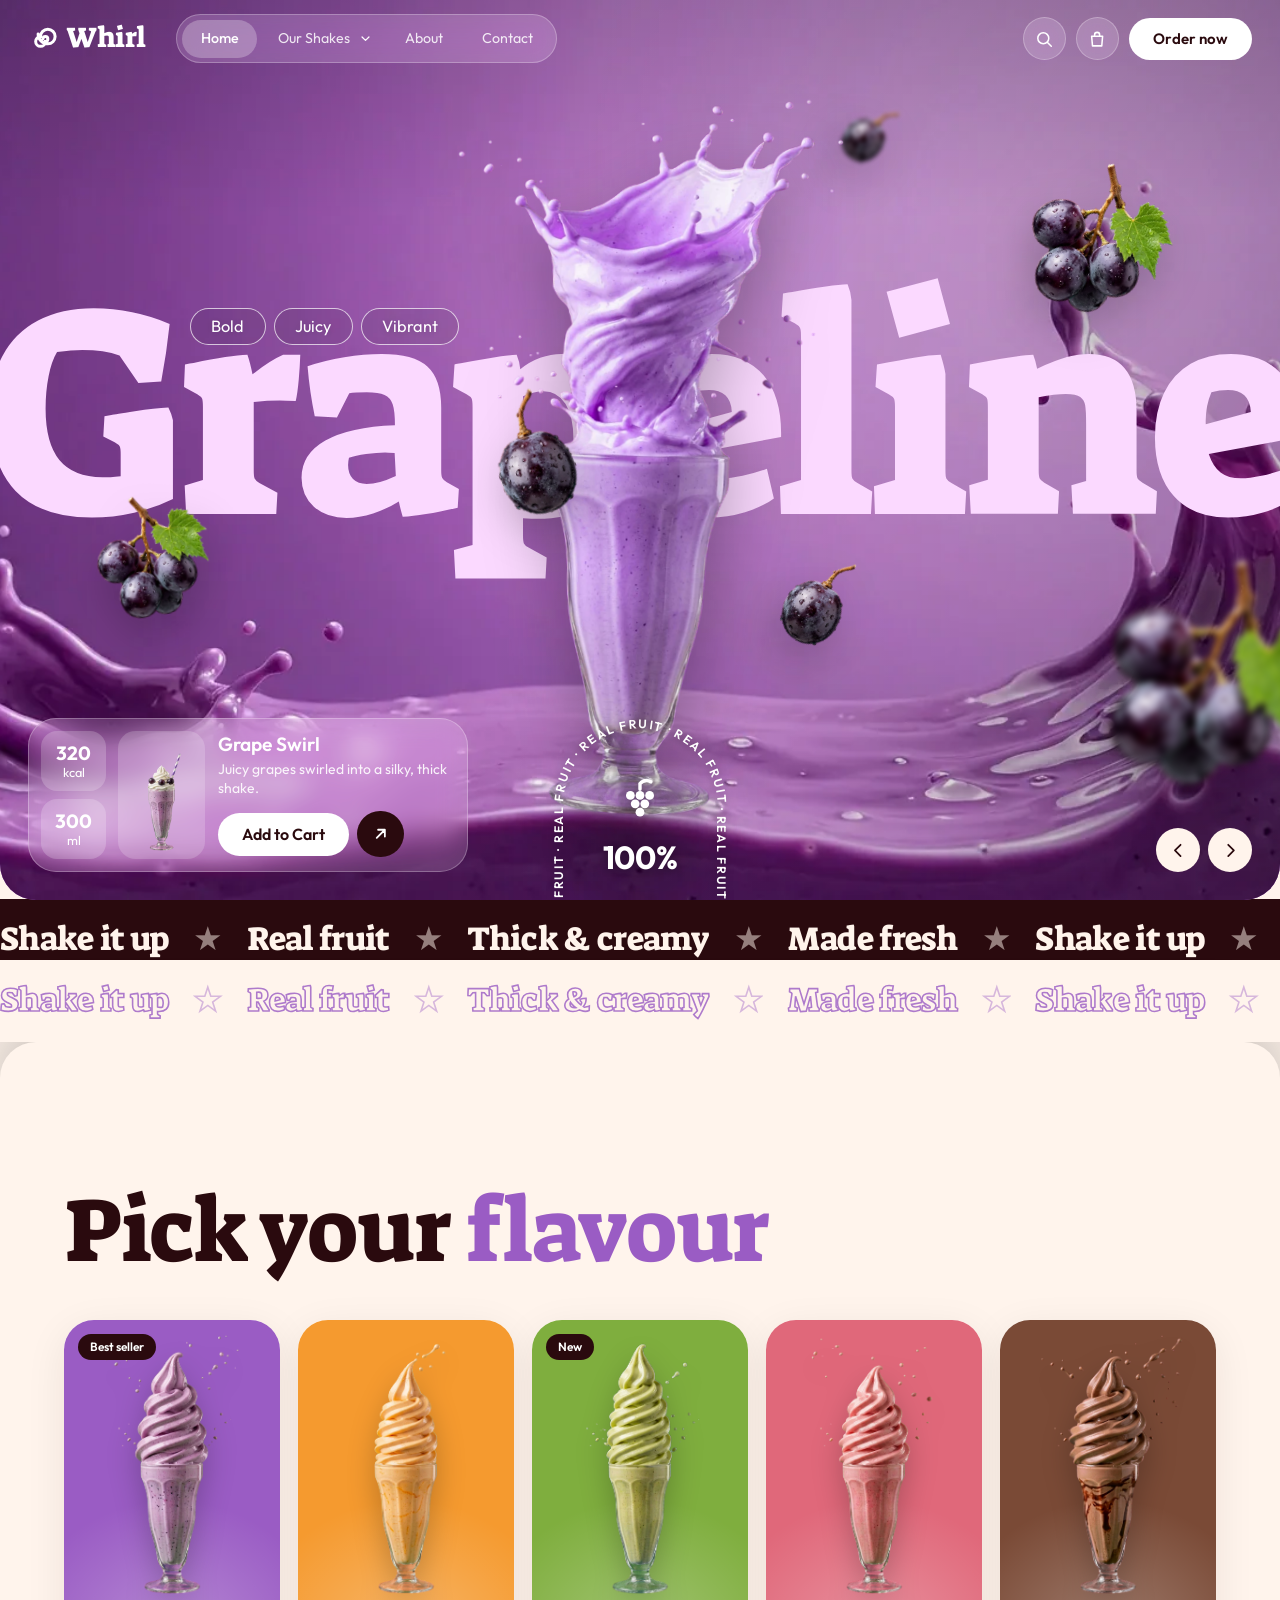
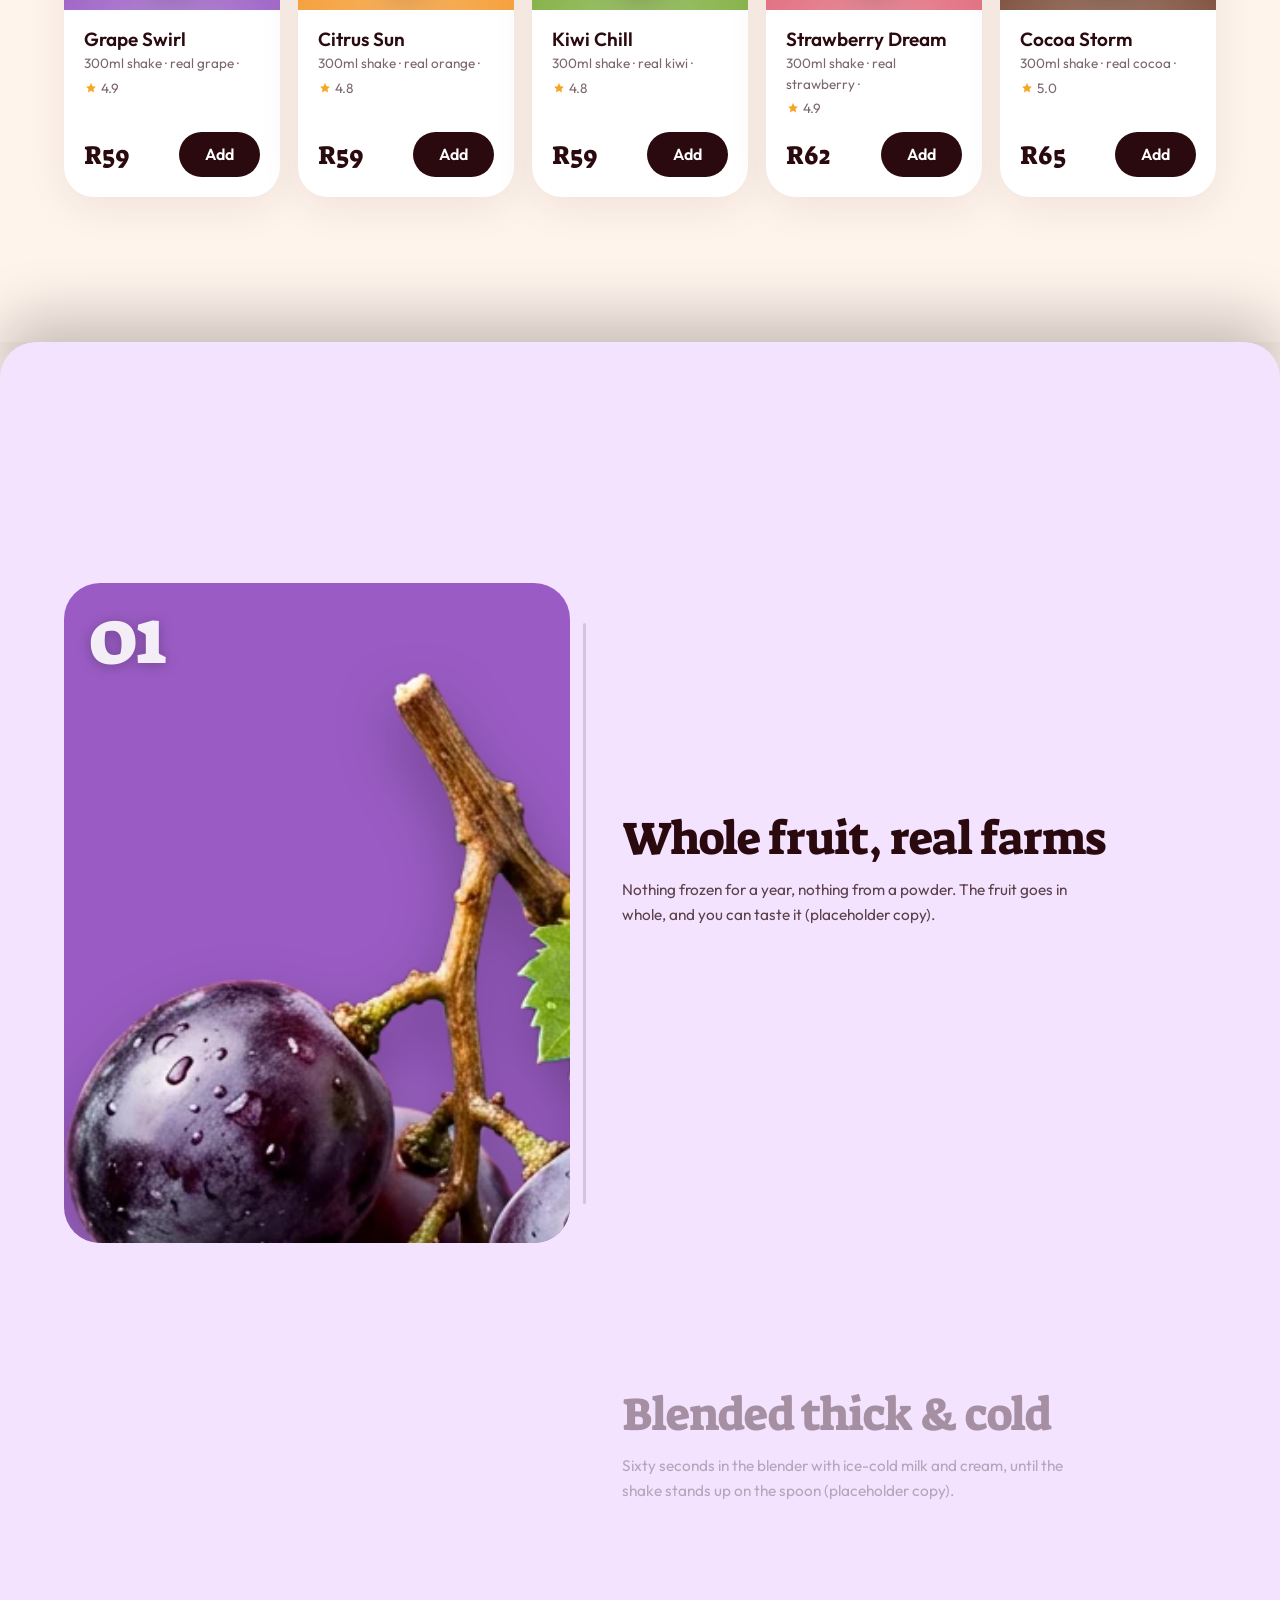
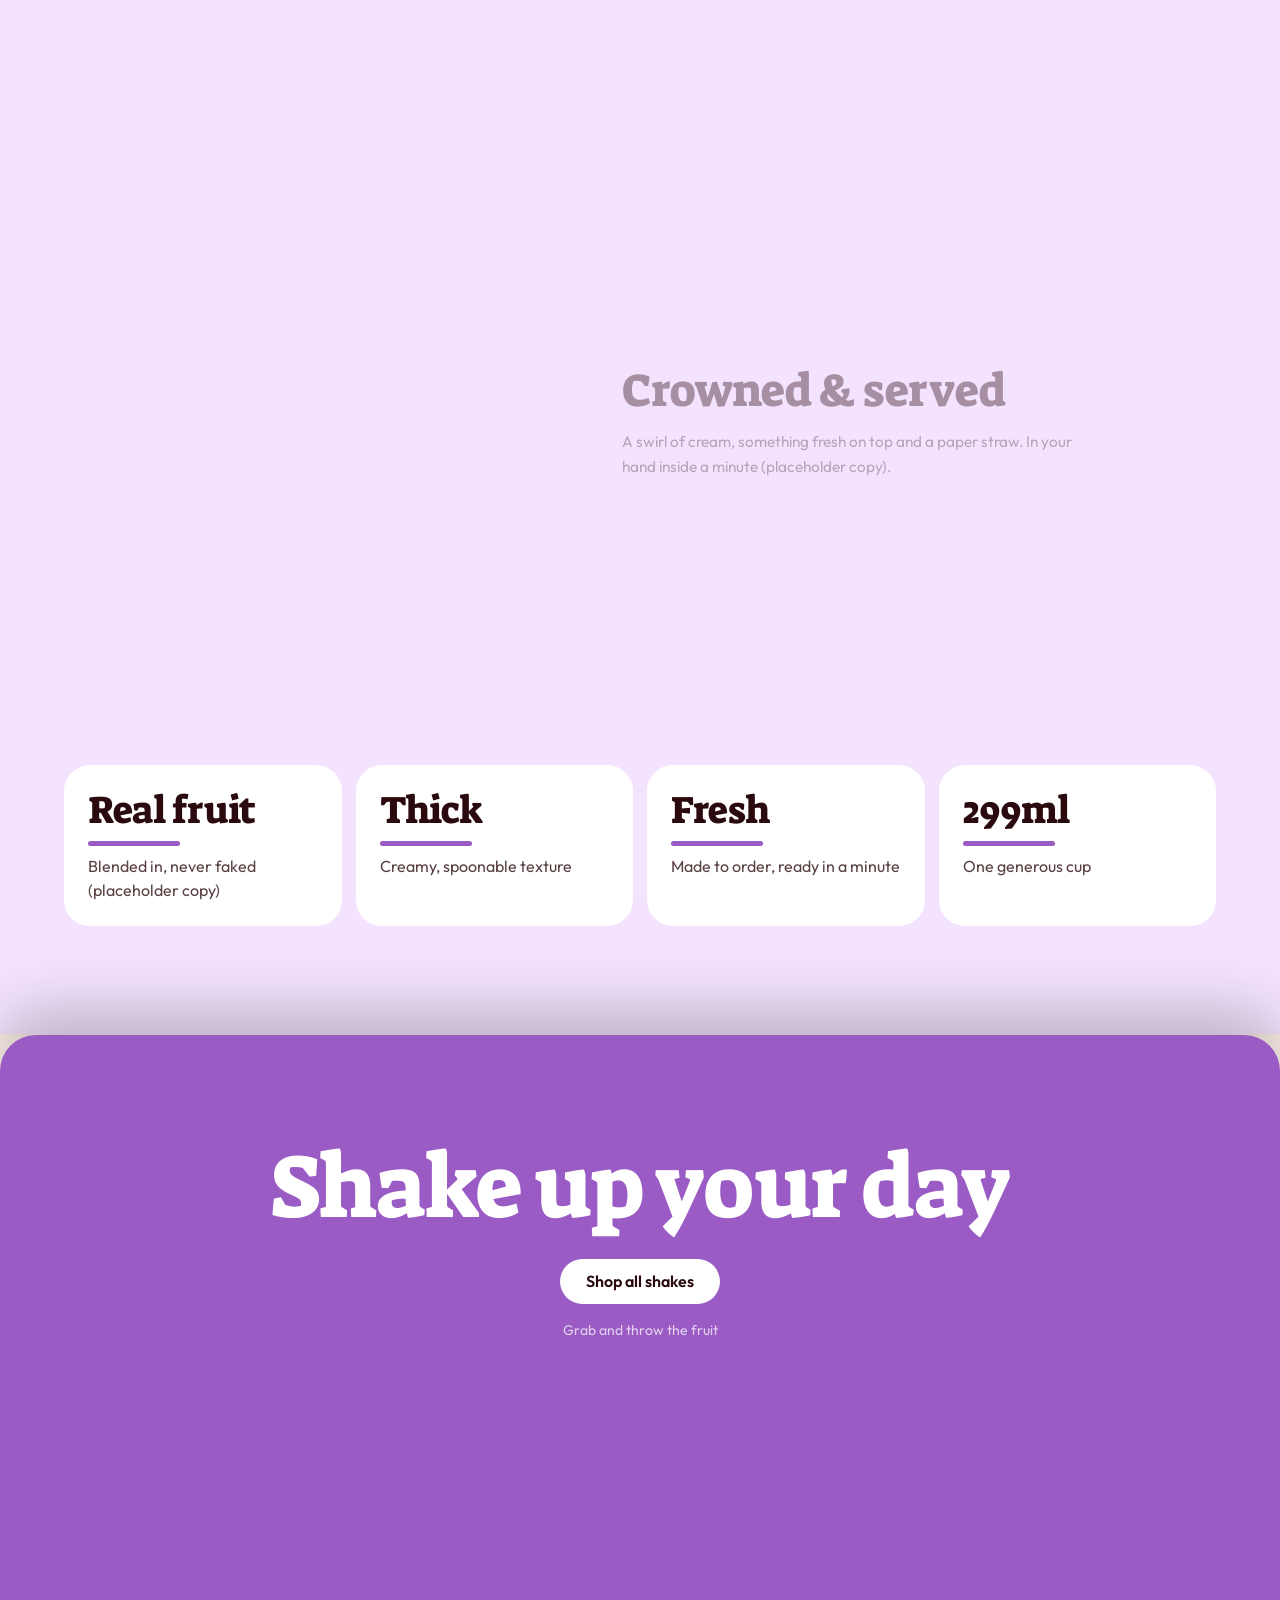
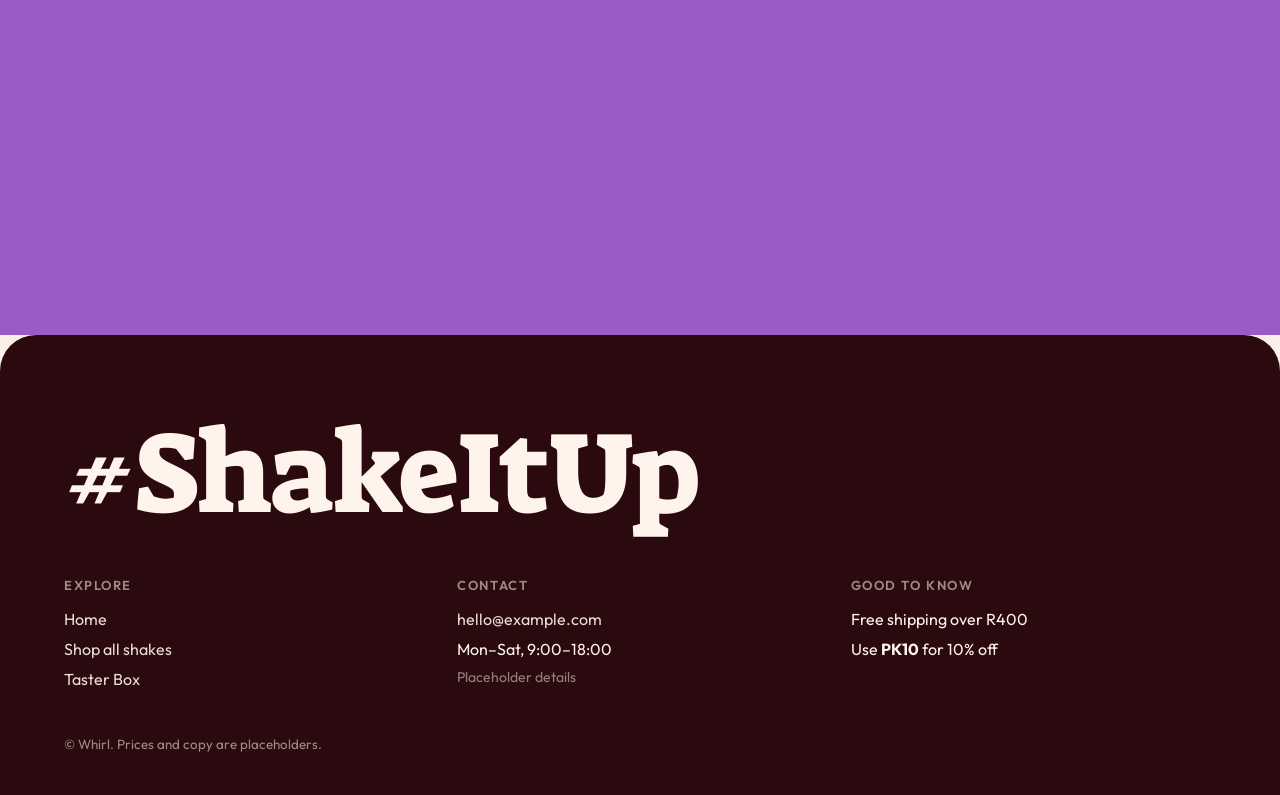
<file: index.html>
<!doctype html>
<html lang="en">
<head>
<meta charset="utf-8">
<meta name="viewport" content="width=device-width, initial-scale=1, viewport-fit=cover">
<title>Whirl Shakes — thick, creamy milkshakes made with real fruit</title>
<meta name="description" content="Whirl Shakes: thick, creamy milkshakes in five flavours — grape, orange, kiwi, strawberry and chocolate. Order singles, boxes or a weekly subscription.">
<meta name="theme-color" content="#a968b6">
<meta property="og:type" content="website">
<meta property="og:title" content="Whirl Shakes">
<meta property="og:description" content="Thick, creamy milkshakes made with real fruit.">
<!-- Social scrapers need an absolute URL here: prefix it with your domain once the site is live. -->
<meta property="og:image" content="assets/img/og.jpg">
<meta name="twitter:card" content="summary_large_image">
<link rel="icon" href="assets/img/favicon.svg" type="image/svg+xml">
<link rel="preload" href="assets/fonts/suez-one-latin-400-normal.woff2" as="font" type="font/woff2" crossorigin>
<link rel="preload" href="assets/fonts/outfit-latin-wght-normal.woff2" as="font" type="font/woff2" crossorigin>
<link rel="preload" href="assets/img/scenes/grape.webp" as="image" type="image/webp">
<link rel="preload" href="assets/img/shakes/grape.webp" as="image" type="image/webp">
<link rel="stylesheet" href="assets/css/styles.css">
</head>
<body>

<!-- Icon sprite -->
<svg width="0" height="0" style="position:absolute" aria-hidden="true" focusable="false">
  <defs>
    <symbol id="i-swirl" viewBox="0 0 32 32" fill="none" stroke="currentColor" stroke-width="3.2" stroke-linecap="round">
      <path d="M16 16a2.6 2.6 0 1 1 2.6 2.6 5.2 5.2 0 1 1-5.2-5.2 7.8 7.8 0 1 1 7.8 7.8 10.4 10.4 0 0 1-10.4-10.4"/>
    </symbol>
    <symbol id="i-search" viewBox="0 0 24 24" fill="none" stroke="currentColor" stroke-width="1.8" stroke-linecap="round" stroke-linejoin="round"><circle cx="11" cy="11" r="6.5"/><path d="M16 16l4.5 4.5"/></symbol>
    <symbol id="i-bag" viewBox="0 0 24 24" fill="none" stroke="currentColor" stroke-width="1.8" stroke-linecap="round" stroke-linejoin="round"><path d="M5.5 8.5h13l-1 11.5h-11z"/><path d="M9 8.5V7a3 3 0 0 1 6 0v1.5"/></symbol>
    <symbol id="i-menu" viewBox="0 0 24 24" fill="none" stroke="currentColor" stroke-width="1.8" stroke-linecap="round"><path d="M4 7.5h16M4 12h16M4 16.5h16"/></symbol>
    <symbol id="i-close" viewBox="0 0 24 24" fill="none" stroke="currentColor" stroke-width="1.8" stroke-linecap="round"><path d="M6.5 6.5l11 11M17.5 6.5l-11 11"/></symbol>
    <symbol id="i-left" viewBox="0 0 24 24" fill="none" stroke="currentColor" stroke-width="2" stroke-linecap="round" stroke-linejoin="round"><path d="M14.5 5.5L8 12l6.5 6.5"/></symbol>
    <symbol id="i-right" viewBox="0 0 24 24" fill="none" stroke="currentColor" stroke-width="2" stroke-linecap="round" stroke-linejoin="round"><path d="M9.5 5.5L16 12l-6.5 6.5"/></symbol>
    <symbol id="i-arrow-ur" viewBox="0 0 24 24" fill="none" stroke="currentColor" stroke-width="2" stroke-linecap="round" stroke-linejoin="round"><path d="M7.5 16.5l9-9M9 7.5h7.5V15"/></symbol>
    <symbol id="i-plus" viewBox="0 0 24 24" fill="none" stroke="currentColor" stroke-width="2" stroke-linecap="round"><path d="M12 6v12M6 12h12"/></symbol>
    <symbol id="i-minus" viewBox="0 0 24 24" fill="none" stroke="currentColor" stroke-width="2" stroke-linecap="round"><path d="M6 12h12"/></symbol>
    <symbol id="i-star" viewBox="0 0 24 24"><path fill="currentColor" d="M12 3.6l2.6 5.3 5.8.8-4.2 4.1 1 5.8-5.2-2.7-5.2 2.7 1-5.8-4.2-4.1 5.8-.8z"/></symbol>
    <symbol id="i-down" viewBox="0 0 24 24" fill="none" stroke="currentColor" stroke-width="2" stroke-linecap="round" stroke-linejoin="round"><path d="M6.5 9.5L12 15l5.5-5.5"/></symbol>
    <symbol id="i-grape" viewBox="0 0 24 24"><g fill="currentColor"><circle cx="7.2" cy="10.7" r="2.2"/><circle cx="12" cy="10.7" r="2.2"/><circle cx="16.8" cy="10.7" r="2.2"/><circle cx="9.6" cy="14.9" r="2.2"/><circle cx="14.4" cy="14.9" r="2.2"/><circle cx="12" cy="19.1" r="2.2"/></g><path d="M12 7.6V4.8c1.5-1.6 3.6-1.9 5.4-.9" fill="none" stroke="currentColor" stroke-width="1.7" stroke-linecap="round"/></symbol>
    <symbol id="i-orange" viewBox="0 0 24 24"><path fill="currentColor" fill-rule="evenodd" d="M2.8 12a9.2 9.2 0 1 0 18.4 0a9.2 9.2 0 1 0 -18.4 0zM12 9.7L10.16 5.35A6.9 6.9 0 0 1 13.84 5.35zM13.63 10.37L15.4 5.99A6.9 6.9 0 0 1 18.01 8.6zM14.3 12L18.65 10.16A6.9 6.9 0 0 1 18.65 13.84zM13.63 13.63L18.01 15.4A6.9 6.9 0 0 1 15.4 18.01zM12 14.3L13.84 18.65A6.9 6.9 0 0 1 10.16 18.65zM10.37 13.63L8.6 18.01A6.9 6.9 0 0 1 5.99 15.4zM9.7 12L5.35 13.84A6.9 6.9 0 0 1 5.35 10.16zM10.37 10.37L5.99 8.6A6.9 6.9 0 0 1 8.6 5.99z"/></symbol>
    <symbol id="i-kiwi" viewBox="0 0 24 24"><path fill="currentColor" fill-rule="evenodd" d="M2.6 12a9.4 8 0 1 0 18.8 0a9.4 8 0 1 0 -18.8 0zM9.3 12a2.7 2.1 0 1 0 5.4 0a2.7 2.1 0 1 0 -5.4 0zM11.28 7.3a0.72 0.72 0 1 0 1.44 0a0.72 0.72 0 1 0 -1.44 0zM14.57 8.2a0.72 0.72 0 1 0 1.44 0a0.72 0.72 0 1 0 -1.44 0zM16.61 10.55a0.72 0.72 0 1 0 1.44 0a0.72 0.72 0 1 0 -1.44 0zM16.61 13.45a0.72 0.72 0 1 0 1.44 0a0.72 0.72 0 1 0 -1.44 0zM14.57 15.8a0.72 0.72 0 1 0 1.44 0a0.72 0.72 0 1 0 -1.44 0zM11.28 16.7a0.72 0.72 0 1 0 1.44 0a0.72 0.72 0 1 0 -1.44 0zM7.99 15.8a0.72 0.72 0 1 0 1.44 0a0.72 0.72 0 1 0 -1.44 0zM5.95 13.45a0.72 0.72 0 1 0 1.44 0a0.72 0.72 0 1 0 -1.44 0zM5.95 10.55a0.72 0.72 0 1 0 1.44 0a0.72 0.72 0 1 0 -1.44 0zM7.99 8.2a0.72 0.72 0 1 0 1.44 0a0.72 0.72 0 1 0 -1.44 0z"/></symbol>
    <symbol id="i-strawberry" viewBox="0 0 24 24"><path fill="currentColor" fill-rule="evenodd" d="M12 21.4c-4.7-2.2-7.4-6.1-7.4-9.7 0-2.6 2-4.1 4.2-4.1 1.2 0 2.4.5 3.2 1.4.8-.9 2-1.4 3.2-1.4 2.2 0 4.2 1.5 4.2 4.1 0 3.6-2.7 7.5-7.4 9.7zM9.3 11.6a.95.95 0 1 0 0 1.9.95.95 0 0 0 0-1.9zm5.4 0a.95.95 0 1 0 0 1.9.95.95 0 0 0 0-1.9zM12 15.2a.95.95 0 1 0 0 1.9.95.95 0 0 0 0-1.9z"/><path d="M12 8.4V5M8.7 4.2L12 6.5l3.3-2.3" fill="none" stroke="currentColor" stroke-width="1.7" stroke-linecap="round" stroke-linejoin="round"/></symbol>
    <symbol id="i-chocolate" viewBox="0 0 24 24" fill="currentColor"><rect x="3.8" y="3.8" width="7.4" height="7.4" rx="1.8"/><rect x="12.8" y="3.8" width="7.4" height="7.4" rx="1.8"/><rect x="3.8" y="12.8" width="7.4" height="7.4" rx="1.8"/><rect x="12.8" y="12.8" width="7.4" height="7.4" rx="1.8"/></symbol>
    <symbol id="i-whatsapp" viewBox="0 0 24 24"><path fill="currentColor" d="M17.472 14.382c-.297-.149-1.758-.867-2.03-.967-.273-.099-.471-.148-.67.15-.197.297-.767.966-.94 1.164-.173.199-.347.223-.644.075-.297-.15-1.255-.463-2.39-1.475-.883-.788-1.48-1.761-1.653-2.059-.173-.297-.018-.458.13-.606.134-.133.298-.347.446-.52.149-.174.198-.298.298-.497.099-.198.05-.371-.025-.52-.075-.149-.669-1.612-.916-2.207-.242-.579-.487-.5-.669-.51-.173-.008-.371-.01-.57-.01-.198 0-.52.074-.792.372-.272.297-1.04 1.016-1.04 2.479 0 1.462 1.065 2.875 1.213 3.074.149.198 2.096 3.2 5.077 4.487.709.306 1.262.489 1.694.625.712.227 1.36.195 1.871.118.571-.085 1.758-.719 2.006-1.413.248-.694.248-1.289.173-1.413-.074-.124-.272-.198-.57-.347m-5.421 7.403h-.004a9.87 9.87 0 01-5.031-1.378l-.361-.214-3.741.982.998-3.648-.235-.374a9.86 9.86 0 01-1.51-5.26c.001-5.45 4.436-9.884 9.888-9.884 2.64 0 5.122 1.03 6.988 2.898a9.825 9.825 0 012.893 6.994c-.003 5.45-4.437 9.884-9.885 9.884m8.413-18.297A11.815 11.815 0 0012.05 0C5.495 0 .16 5.335.157 11.892c0 2.096.547 4.142 1.588 5.945L.057 24l6.305-1.654a11.882 11.882 0 005.683 1.448h.005c6.554 0 11.89-5.335 11.893-11.893a11.821 11.821 0 00-3.48-8.413Z"/></symbol>
  </defs>
</svg>

<a class="skip" href="#main">Skip to content</a>

<header class="site-header" id="header">
  <a class="logo" href="#/" aria-label="Whirl home">
    <svg class="logo__mark" aria-hidden="true"><use href="#i-swirl"/></svg><span data-brand>Whirl</span>
  </a>
  <nav class="nav glass" id="nav" aria-label="Main">
    <a href="#/" data-page="home">Home</a>
    <div class="nav__group" id="shakes" data-page="shop">
      <a href="#/shop">Our Shakes</a>
      <button class="nav__toggle" id="shakes-toggle" type="button" aria-expanded="false" aria-controls="shakes-menu" aria-label="Show flavours"><svg aria-hidden="true"><use href="#i-down"/></svg></button>
      <div class="nav__menu" id="shakes-menu"></div>
    </div>
    <a href="#/" data-scroll="why">About</a>
    <a href="#/" data-scroll="contact">Contact</a>
  </nav>
  <div class="header__actions">
    <button class="icon-btn glass" id="search-btn" type="button" aria-label="Search shakes"><svg aria-hidden="true"><use href="#i-search"/></svg></button>
    <button class="icon-btn glass" id="cart-btn" type="button" aria-label="Open cart"><svg aria-hidden="true"><use href="#i-bag"/></svg><span class="count" id="cart-count" aria-hidden="true">0</span></button>
    <a class="btn btn--light cta" href="#/shop">Order now</a>
    <button class="icon-btn glass menu-btn" id="menu-btn" type="button" aria-label="Menu" aria-expanded="false" aria-controls="nav"><svg aria-hidden="true"><use href="#i-menu"/></svg></button>
  </div>
</header>

<div id="main">

<!-- ───────────── Home ───────────── -->
<main id="home">
  <section class="hero" id="hero" aria-roledescription="carousel" aria-label="Our flavours">
    <h1 class="sr-only"><span data-brand>Whirl</span> Shakes: thick, creamy milkshakes made with real fruit</h1>
    <div class="hero__scenes" id="scenes" aria-hidden="true"></div>
    <div class="hero__words" id="words" aria-hidden="true"></div>
    <ul class="tags" id="tags" aria-label="Flavour notes"></ul>
    <div class="hero__fruit" id="fruit" aria-hidden="true"></div>
    <div class="hero__jar" aria-hidden="true">
      <div class="jar" id="jar-move"><div class="jar__layer" id="jar-px"><div class="jar__layer" id="jar-float"></div></div></div>
    </div>
    <div class="hero__drops" id="drops" aria-hidden="true"></div>

    <div class="ring" id="ring" aria-hidden="true">
      <svg class="ring__text" viewBox="0 0 200 207"><defs><path id="ring-path" d="M12 250V100a88 88 0 0 1 176 0v150"/></defs><text id="ring-text"><textPath href="#ring-path" id="ring-label"></textPath></text></svg>
      <svg class="ring__icon"><use id="ring-icon" href="#i-grape"/></svg>
      <b id="ring-value">100%</b>
    </div>

    <article class="hcard glass" id="hcard">
      <div class="hcard__stats">
        <div class="stat"><b id="stat-kcal">320</b>kcal</div>
        <div class="stat"><b id="stat-ml">300</b>ml</div>
      </div>
      <a class="hcard__thumb" id="hcard-thumb" href="#/product/gr" tabindex="-1" aria-hidden="true"><img src="assets/img/served/grape-thumb.webp" alt="" width="186" height="320"></a>
      <div class="hcard__body">
        <h2 id="hcard-name">Grape Swirl</h2>
        <p id="hcard-text">Juicy grapes swirled into a silky, thick shake.</p>
        <div class="hcard__actions">
          <button class="btn btn--light" id="hcard-add" type="button">Add to Cart</button>
          <a class="icon-btn icon-btn--dark" id="hcard-view" href="#/product/gr" aria-label="View Grape Swirl"><svg aria-hidden="true"><use href="#i-arrow-ur"/></svg></a>
        </div>
      </div>
    </article>

    <div class="arrows">
      <button id="prev" type="button" aria-label="Previous flavour"><svg aria-hidden="true"><use href="#i-left"/></svg></button>
      <button id="next" type="button" aria-label="Next flavour"><svg aria-hidden="true"><use href="#i-right"/></svg></button>
    </div>
    <p class="sr-only" id="hero-status" role="status"></p>
  </section>

  <div class="marquee display" aria-hidden="true"><div id="marquee"></div></div>
  <div class="marquee marquee--echo display" aria-hidden="true"><div id="marquee-echo"></div></div>

  <section class="section stack" id="pick">
    <h2 class="display">Pick your <em>flavour</em></h2>
    <div class="grid" id="flavour-grid"></div>
  </section>

  <section class="section stack" id="why">
    <h2 class="display">Why you’ll love it</h2>
    <div class="story">
      <div class="story__stage" aria-hidden="true">
        <div class="story__panel">
          <img class="story__img is-active" alt="">
          <img class="story__img" alt="">
          <img class="story__img" alt="">
          <b class="story__num display" id="story-num">01</b>
        </div>
        <div class="story__rail"><i id="story-rail"></i></div>
      </div>
      <ol class="story__steps" id="story-steps">
        <li class="is-on"><h3 class="display">Whole fruit, real farms</h3><p>Nothing frozen for a year, nothing from a powder. The fruit goes in whole, and you can taste it (placeholder copy).</p></li>
        <li><h3 class="display">Blended thick &amp; cold</h3><p>Sixty seconds in the blender with ice-cold milk and cream, until the shake stands up on the spoon (placeholder copy).</p></li>
        <li><h3 class="display">Crowned &amp; served</h3><p>A swirl of cream, something fresh on top and a paper straw. In your hand inside a minute (placeholder copy).</p></li>
      </ol>
    </div>
    <div class="stats">
      <div><b class="display">Real fruit</b>Blended in, never faked (placeholder copy)</div>
      <div><b class="display">Thick</b>Creamy, spoonable texture</div>
      <div><b class="display">Fresh</b>Made to order, ready in a minute</div>
      <div><b class="display" data-count="300" data-suffix="ml">300ml</b>One generous cup</div>
    </div>
  </section>

  <section class="band stack" id="play">
    <canvas id="play-canvas" aria-hidden="true"></canvas>
    <div class="band__content">
      <h2 class="display">Shake up your day</h2>
      <a class="btn btn--light" href="#/shop">Shop all shakes</a>
      <p class="band__hint" id="play-hint">Grab and throw the fruit</p>
    </div>
  </section>
</main>

<!-- ───────────── Shop ───────────── -->
<main id="shop" hidden>
  <div class="shop-head">
    <h1 class="display">Shop</h1>
    <p class="lede">Placeholder prices in rand. Free shipping over <span id="free-from">R400</span>.</p>
    <div class="toolbar">
      <div class="chips" id="chips" role="group" aria-label="Filter by category"></div>
      <label class="search"><svg aria-hidden="true"><use href="#i-search"/></svg><input type="search" id="shop-search" placeholder="Search shakes" aria-label="Search shakes" autocomplete="off"></label>
      <select id="shop-sort" aria-label="Sort products">
        <option value="">Featured</option>
        <option value="lo">Price: low to high</option>
        <option value="hi">Price: high to low</option>
      </select>
    </div>
  </div>
  <section class="section section--flush">
    <div class="grid" id="shop-grid"></div>
    <p class="empty" id="shop-empty" hidden>No shakes match that search. <button class="link" type="button" data-act="reset-shop">Show everything</button></p>
  </section>
</main>

<!-- ───────────── Product ───────────── -->
<main id="product" hidden><div class="pd" id="product-view"></div></main>

</div>

<footer class="footer" id="contact">
  <h2 class="display" data-tag>#ShakeItUp</h2>
  <div class="footer__cols">
    <div><h3>Explore</h3><a href="#/">Home</a><a href="#/shop">Shop all shakes</a><a href="#/product/t5">Taster Box</a></div>
    <div><h3>Contact</h3><a href="mailto:hello@example.com">hello@example.com</a><span>Mon–Sat, 9:00–18:00</span><span class="muted">Placeholder details</span></div>
    <div><h3>Good to know</h3><span>Free shipping over <span id="free-from-2">R400</span></span><span>Use <b id="code-hint">PK10</b> for 10% off</span></div>
  </div>
  <small>© <span data-brand>Whirl</span>. Prices and copy are placeholders.</small>
</footer>

<!-- Cart drawer -->
<div class="overlay" id="overlay"></div>
<aside class="cart" id="cart" role="dialog" aria-modal="true" aria-label="Your cart" aria-hidden="true" inert>
  <div class="cart__head">
    <h2 class="display">Your cart</h2>
    <button class="icon-btn icon-btn--soft" id="cart-close" type="button" aria-label="Close cart"><svg aria-hidden="true"><use href="#i-close"/></svg></button>
  </div>
  <div class="cart__items" id="cart-items"></div>
  <div class="cart__foot">
    <div id="cart-ship"></div>
    <form class="code" id="code-form" novalidate>
      <input id="code-input" type="text" placeholder="Discount code" aria-label="Discount code" autocomplete="off" autocapitalize="characters" spellcheck="false">
      <button class="btn btn--dark" type="submit">Apply</button>
    </form>
    <p class="note" id="code-note" role="status"></p>
    <div id="cart-totals"></div>
    <button class="btn btn--dark btn--block btn--wa" id="checkout" type="button" data-act="checkout"><svg aria-hidden="true"><use href="#i-whatsapp"/></svg>Order on WhatsApp</button>
    <p class="note" id="checkout-note" role="status"></p>
  </div>
</aside>

<div class="wipe" id="wipe" aria-hidden="true"></div>

<noscript><p class="noscript">This site needs JavaScript to show the shop and the cart.</p></noscript>

<script src="assets/vendor/gsap.min.js" defer></script>
<script src="assets/js/data.js" defer></script>
<script src="assets/js/app.js" defer></script>
</body>
</html>
</file>
<file: assets/css/styles.css>
/* Whirl Shakes — styles
   1 tokens & base   2 buttons & glass   3 header   4 hero
   5 home sections   6 product cards     7 shop     8 product page
   9 footer         10 cart drawer      11 motion & small screens      */

/* ───────── 1. Tokens & base ───────── */
@font-face{font-family:"Suez One";src:url("../fonts/suez-one-latin-400-normal.woff2") format("woff2");font-weight:400;font-style:normal;font-display:swap}
@font-face{font-family:"Outfit";src:url("../fonts/outfit-latin-wght-normal.woff2") format("woff2");font-weight:100 900;font-style:normal;font-display:swap}

:root{
  --ink:#2a0a0e;
  --cream:#fff4ec;
  --accent:#7b3fa0;
  --alert:#ff5a4f;
  --font-display:"Suez One",Georgia,"Times New Roman",serif;
  --font-ui:"Outfit",system-ui,-apple-system,"Segoe UI",Roboto,sans-serif;
  --pad:clamp(16px,2.2vw,28px);
  --gutter:clamp(18px,5vw,84px);
  --r-xl:36px; --r-lg:28px; --r-md:18px;
  --soft:#f3e3ff; --star:#f5a623;   /* overwritten from data.js on start-up */
  --ease:cubic-bezier(.2,.7,.2,1);
  --safe-top:env(safe-area-inset-top,0px);
  --safe-bottom:env(safe-area-inset-bottom,0px);
  color-scheme:light;
}
*,*::before,*::after{box-sizing:border-box}
*{margin:0}
html{-webkit-text-size-adjust:100%;scroll-padding-top:90px}
body{font:400 16px/1.5 var(--font-ui);background:var(--cream);color:var(--ink);overflow-x:hidden;-webkit-font-smoothing:antialiased}
img,svg,canvas{display:block;max-width:100%}
img.is-missing{visibility:hidden}   /* failed to load, even after retries (see app.js) */
button,input,select{font:inherit;color:inherit}
button{cursor:pointer;border:0;background:none;padding:0}
a{color:inherit}
[hidden]{display:none!important}
:focus-visible{outline:2.5px solid currentColor;outline-offset:3px;border-radius:6px}
.display{font-family:var(--font-display);font-weight:400;letter-spacing:-.02em;font-synthesis:none}
.sr-only{position:absolute;width:1px;height:1px;overflow:hidden;clip-path:inset(50%);white-space:nowrap}
.skip{position:fixed;left:12px;top:-60px;z-index:200;background:var(--ink);color:#fff;padding:10px 16px;border-radius:99px;text-decoration:none;transition:top .2s}
.skip:focus{top:12px}
.noscript{position:fixed;inset:auto 16px 16px;z-index:300;background:var(--ink);color:#fff;padding:14px 18px;border-radius:16px;text-align:center}

/* ───────── 2. Buttons & glass ───────── */
.glass{background:rgb(255 255 255/.16);border:1px solid rgb(255 255 255/.26);-webkit-backdrop-filter:blur(14px) saturate(1.2);backdrop-filter:blur(14px) saturate(1.2)}
.btn{display:inline-flex;align-items:center;justify-content:center;gap:8px;border-radius:99px;padding:13px 26px;font-weight:600;line-height:1.2;text-decoration:none;white-space:nowrap;transition:transform .25s var(--ease),box-shadow .25s,background .25s}
.btn:hover{transform:translateY(-2px);box-shadow:0 10px 24px rgb(0 0 0/.16)}
.btn:active{transform:none}
.btn--light{background:#fff;color:var(--ink)}
.btn--dark{background:var(--ink);color:#fff}
.btn--block{width:100%;padding:16px 26px}
.btn--wa svg{flex:none;width:20px;height:20px;color:#25d366}
.icon-btn{position:relative;flex:none;width:46px;height:46px;border-radius:50%;display:grid;place-items:center;color:inherit;text-decoration:none;transition:transform .25s var(--ease),background .25s}
.icon-btn:hover{transform:translateY(-2px)}
.icon-btn svg{width:22px;height:22px}
.icon-btn--dark{background:var(--ink);color:#fff}
.icon-btn--soft{background:rgb(42 10 14/.07)}
.link{text-decoration:underline;text-underline-offset:3px;font-weight:600}

/* ───────── 3. Header ───────── */
.site-header{position:fixed;z-index:60;inset:0 0 auto 0;display:flex;align-items:center;gap:clamp(12px,2.4vw,34px);padding:calc(14px + var(--safe-top)) var(--pad) 14px;font-size:clamp(15px,1.12vw,21px);color:#fff;transition:background .35s,color .35s,box-shadow .35s}
.site-header.is-solid{color:var(--ink);background:rgb(255 244 236/.88);-webkit-backdrop-filter:blur(16px);backdrop-filter:blur(16px);box-shadow:0 1px 0 rgb(42 10 14/.08)}
.site-header.is-solid .glass{background:rgb(42 10 14/.05);border-color:rgb(42 10 14/.12);-webkit-backdrop-filter:none;backdrop-filter:none}
.logo{display:flex;align-items:center;gap:.28em;font:400 1.9em/1 var(--font-display);letter-spacing:-.01em;text-decoration:none}
.logo__mark{width:1.05em;height:1.05em}
.nav{display:flex;gap:2px;padding:.32em;border-radius:99px}
.nav>a,.nav__group{border-radius:99px;transition:background .25s,opacity .25s}
.nav>a,.nav__group>a{padding:.58em 1.3em;font-size:.95em;text-decoration:none;opacity:.86}
.nav>a:hover,.nav__group:hover,.nav__group.is-open{background:rgb(255 255 255/.14)}
.nav>a:hover,.nav__group:hover>a,.nav__group.is-open>a{opacity:1}
.nav>a.is-active,.nav__group.is-active{background:rgb(255 255 255/.26)}
.nav>a.is-active,.nav__group.is-active>a{opacity:1;font-weight:500}
.is-solid .nav>a:hover,.is-solid .nav__group:hover,.is-solid .nav__group.is-open{background:rgb(42 10 14/.07)}
.is-solid .nav>a.is-active,.is-solid .nav__group.is-active{background:var(--ink);color:#fff}
/* "Our Shakes": a link, an arrow button and the flavour list it opens */
.nav__group{position:relative;display:flex;align-items:center}
.nav__group>a{padding-right:.2em;transition:opacity .25s}
.nav__toggle{width:1.7em;height:2em;margin-right:.45em;border-radius:99px;display:grid;place-items:center}
.nav__toggle svg{width:1em;height:1em;transition:rotate .25s var(--ease)}
.is-open>.nav__toggle svg{rotate:180deg}
.nav__menu{position:absolute;z-index:5;top:calc(100% + .85em);left:0;min-width:15.5em;padding:.5em;border-radius:1.4em;background:#fff;color:var(--ink);box-shadow:0 18px 50px rgb(42 10 14/.22);opacity:0;visibility:hidden;translate:0 -6px;transition:opacity .2s,translate .2s var(--ease),visibility 0s .2s}
.nav__menu::before{content:"";position:absolute;inset:-1em 0 100% 0}
.is-open>.nav__menu{opacity:1;visibility:visible;translate:none;transition:opacity .2s,translate .2s var(--ease)}
.nav__menu a{display:flex;align-items:center;gap:.7em;padding:.6em .8em;border-radius:.9em;font-size:.95em;text-decoration:none;transition:background .2s}
.nav__menu a:hover{background:rgb(42 10 14/.06)}
.nav__menu i{flex:none;width:.75em;height:.75em;border-radius:50%}
.nav__menu small{margin-left:auto;font-size:.9em;opacity:.55}
.nav__menu .nav__all{justify-content:space-between;margin-top:.3em;padding-top:.8em;border-top:1px solid rgb(42 10 14/.1);border-radius:0 0 .9em .9em;font-weight:600}
.nav__all svg{width:1.15em;height:1.15em}
.header__actions{margin-left:auto;display:flex;align-items:center;gap:.65em}
.site-header .icon-btn{width:2.9em;height:2.9em}
.site-header .icon-btn svg{width:1.35em;height:1.35em}
.site-header .btn{padding:.8em 1.6em}
.count{position:absolute;top:-4px;right:-4px;min-width:20px;height:20px;padding:0 5px;border-radius:99px;background:var(--alert);color:#fff;font-size:11px;font-weight:700;display:grid;place-items:center}
.count.is-bump{animation:bump .4s var(--ease)}
.menu-btn{display:none}
.is-solid .cta{background:var(--ink);color:#fff}

/* ───────── 4. Hero ───────── */
.hero{position:relative;isolation:isolate;height:100vh;height:100svh;min-height:540px;overflow:hidden;font-size:clamp(13px,1.25vw,24px);color:#fff;background:#a968b6;border-radius:0 0 var(--r-xl) var(--r-xl)}
.hero__scenes,.scene,.foam,.liquid,.hero__fruit,.hero__drops{position:absolute;inset:0}
.hero__scenes{z-index:0}
.scene{background-size:cover;background-position:50% 100%;background-repeat:no-repeat;opacity:0}
.scene.is-active{opacity:1}
/* Layers inside the backdrop, bottom to top: the photos, the moving liquid drawn over the
   current photo (1), and on a flavour change the foam edge (2) with the new photo (3)
   spreading out over all of it; the script clips those two to a growing blob. */
.liquid{z-index:1;width:100%;height:100%;opacity:0;transition:opacity .6s;pointer-events:none}
.liquid.is-live{opacity:1}
.foam{z-index:2;visibility:hidden}
/* darker towards the right, plus a soft top shade so the header stays readable */
.hero__scenes::after{content:"";position:absolute;inset:0;z-index:5;background:linear-gradient(100deg,transparent 42%,rgb(0 0 0/.24)),linear-gradient(180deg,rgb(0 0 0/.16),transparent 24%)}

.hero__words{position:absolute;inset:0 0 8% 0;overflow:hidden;pointer-events:none}
.word-wrap{position:absolute;inset:0;display:flex;align-items:center;justify-content:center}
.word{flex:none;white-space:nowrap;font:400 20vw/1 var(--font-display);letter-spacing:-.03em;font-synthesis:none;opacity:0;visibility:hidden}
.word.is-active{opacity:1;visibility:visible}
.word i{display:inline-block;width:0;height:0}   /* sits on the baseline, so the script can find it */

.tags{--inset:max(var(--pad),17vw - 110px);position:absolute;z-index:3;top:27%;left:var(--inset);display:flex;gap:.5em;padding:0;list-style:none}
.tags.is-right{left:auto;right:var(--inset)}
.tags li{border:1.5px solid rgb(255 255 255/.7);border-radius:99px;padding:.38em 1.25em;font-size:1.02em;line-height:1.4;white-space:nowrap;background:rgb(0 0 0/.08);text-shadow:0 1px 8px rgb(0 0 0/.2)}   /* the faint backing keeps them readable on a pale wall */

.hero__fruit{pointer-events:none}
.fruit{position:absolute;z-index:1;width:0;height:0}
.fruit.is-front{z-index:3}
.fruit b{position:absolute;left:0;top:0;width:0;height:0}   /* the part a mouse or finger pushes about */
.fruit img{position:absolute;width:var(--w);max-width:none;left:calc(var(--w)/-2);top:calc(var(--w)/-2);filter:blur(var(--blur,0px)) drop-shadow(0 18px 22px rgb(0 0 0/.22))}

.hero__jar{position:absolute;z-index:2;inset:11.5% 0 auto 0;height:min(81%,1120px);display:flex;justify-content:center;pointer-events:none}
.jar{position:relative;flex:none;height:100%;aspect-ratio:647/1116}
.jar__layer{position:absolute;inset:0}
.jar img{position:absolute;inset:0;width:100%;height:100%;object-fit:contain;opacity:0;filter:drop-shadow(0 26px 34px rgb(0 0 0/.3))}
.jar img.is-active{opacity:1}

/* splash drops, thrown off as a new shake lands: some pass in front of the glass, some behind it */
.hero__drops{pointer-events:none}
.drop{position:absolute;left:0;top:0;z-index:2;border-radius:50%;opacity:0;box-shadow:0 2px 6px rgb(0 0 0/.14);will-change:transform,opacity}
.drop.is-back{z-index:1;filter:brightness(.9) blur(.6px)}

/* badge: an arch around the foot of the glass; its label drifts along the arch */
.ring{position:absolute;z-index:4;left:50%;bottom:0;width:11em;margin-left:-5.5em;aspect-ratio:200/207;pointer-events:none;text-shadow:0 1px 10px rgb(0 0 0/.35)}
.ring::before{content:"";position:absolute;inset:10% -6% -24%;border-radius:50%;background:radial-gradient(closest-side,rgb(0 0 0/.2),transparent)}
.ring__text{position:absolute;inset:0;width:100%;height:100%;overflow:visible}
.ring__text text{font:600 14px var(--font-ui);letter-spacing:.14em;fill:currentColor}
.ring__icon{position:absolute;left:50%;top:31%;width:3em;height:3em;margin-left:-1.5em;filter:drop-shadow(0 1px 6px rgb(0 0 0/.35))}
.ring b{position:absolute;inset:auto 0 15% 0;text-align:center;font-size:2em;font-weight:700;line-height:1;letter-spacing:-.01em}

.hcard{position:absolute;z-index:5;left:var(--pad);bottom:calc(var(--pad) + var(--safe-bottom));width:min(27.5em,calc(100% - 2*var(--pad)));display:flex;align-items:stretch;gap:.75em;padding:.75em;border-radius:1.75em}
.hcard__stats{flex:none;display:grid;gap:.5em}
.stat{min-width:5.1em;padding:.6em .8em;border-radius:1.25em;background:rgb(255 255 255/.2);display:grid;place-content:center;text-align:center;font-size:.8em;line-height:1.2}
.stat b{display:block;font-size:1.5em;font-weight:700}
.hcard__thumb{flex:none;width:5.4em;border-radius:1.1em;background:rgb(255 255 255/.18);display:grid;place-items:center;padding:.5em .4em;overflow:hidden}
.hcard__thumb img{height:100%;max-height:7em;width:auto;object-fit:contain}
.hcard__body{flex:1;min-width:0;display:flex;flex-direction:column;justify-content:center;padding:.1em .25em .1em .1em}
.hcard h2{font-size:1.2em;font-weight:600;line-height:1.2}
.hcard p{font-size:.875em;line-height:1.4;opacity:.9;margin:.3em 0 .85em}
.hcard__actions{display:flex;gap:.5em;align-items:center}
.hcard__actions .btn{padding:.75em 1.5em}
.hcard__actions .icon-btn{width:2.9em;height:2.9em}
.hcard__actions .icon-btn svg{width:1.35em;height:1.35em}

.arrows{position:absolute;z-index:5;right:var(--pad);bottom:calc(var(--pad) + var(--safe-bottom));display:flex;gap:.5em}
.arrows button{width:2.75em;height:2.75em;border-radius:50%;background:var(--cream);color:var(--ink);display:grid;place-items:center;transition:transform .25s var(--ease)}
.arrows button:hover{transform:scale(1.08)}
.arrows svg{width:1.3em;height:1.3em}

/* ───────── 5. Home sections ───────── */
.marquee{background:var(--ink);color:var(--cream);overflow:hidden;white-space:nowrap;padding:16px 0;font-size:clamp(24px,2.6vw,34px);margin-top:-1px}
.marquee>div{display:inline-block;animation:marquee 30s linear infinite}
.marquee i{font-style:normal;opacity:.5;margin:0 .55em}
/* a second, outlined row running the other way, for depth */
.marquee--echo{background:var(--cream);margin-top:-.62em;position:relative;z-index:1;pointer-events:none}
.marquee--echo>div{animation-direction:reverse;animation-duration:44s;color:var(--accent);opacity:.55;transition:color .8s}
@supports ((-webkit-text-stroke:1px #000)){
  .marquee--echo>div{color:transparent;-webkit-text-stroke:1.6px var(--accent);opacity:.8;transition:-webkit-text-stroke-color .8s}
}

.section{padding:clamp(64px,12vh,130px) var(--gutter)}
.section--flush{padding-top:0}
.section h2{font-size:clamp(40px,7vw,96px);line-height:1;margin-bottom:clamp(24px,3.4vw,44px)}
.section h2 em{font-style:normal;color:var(--accent)}
#pick{background:var(--cream)}
#why{background:var(--soft);transition:background-color .8s var(--ease)}

/* the make-of story: a pinned panel that follows the step you are reading */
.story{display:grid;grid-template-columns:minmax(0,.92fr) minmax(0,1.08fr);gap:clamp(24px,4vw,72px);align-items:start;margin-bottom:clamp(34px,6vh,70px)}
.story__stage{position:sticky;top:11vh;height:min(78vh,660px);min-width:0}
.story__panel{position:relative;height:100%;min-width:0;border-radius:var(--r-xl);background:var(--accent);display:grid;place-items:center;overflow:hidden;transition:background-color .8s var(--ease)}
.story__panel::after{content:"";position:absolute;inset:0;background:radial-gradient(110% 70% at 50% 112%,rgb(255 255 255/.3),transparent 60%)}
.story__img{position:relative;z-index:1;grid-area:1/1;height:84%;width:auto;max-width:none;filter:drop-shadow(0 26px 30px rgb(0 0 0/.28));opacity:0;transform:scale(.92) rotate(-3deg);transition:opacity .45s,transform .6s var(--ease)}
.story__img.is-active{opacity:1;transform:none}
.story__num{position:absolute;z-index:2;left:24px;top:16px;font-size:clamp(48px,6vw,88px);line-height:1;color:rgb(255 255 255/.9);text-shadow:0 2px 14px rgb(0 0 0/.25)}
.story__rail{position:absolute;top:6%;bottom:6%;right:-16px;width:3px;border-radius:2px;background:rgb(42 10 14/.14)}
.story__rail i{position:absolute;left:0;top:0;width:100%;height:0;border-radius:2px;background:var(--accent);transition:background-color .8s}
.story__steps{list-style:none;margin:0;padding:0}
.story__steps li{min-height:64vh;display:flex;flex-direction:column;justify-content:center;padding:6vh 0;opacity:.38;transition:opacity .5s}
.story__steps li.is-on{opacity:1}
.story__steps h3{font-size:clamp(30px,3.6vw,54px);line-height:1.05;margin-bottom:14px}
.story__steps p{max-width:46ch;color:rgb(42 10 14/.75);font-size:clamp(15px,1.2vw,18px);line-height:1.65}

.stats{display:flex;flex-wrap:wrap;gap:14px}
.stats>div{flex:1 1 200px;background:#fff;border-radius:26px;padding:24px;color:rgb(42 10 14/.78)}
.stats b{display:block;font-size:clamp(30px,3vw,42px);line-height:1.1;color:var(--ink);margin-bottom:8px}
.stats b::after{content:"";display:block;width:2.4em;height:5px;border-radius:3px;background:var(--accent);margin-top:10px;transform:scaleX(0);transform-origin:0 50%;transition:transform .7s var(--ease) .25s,background-color .8s}
.stats>div.is-in b::after{transform:none}

.band{position:relative;overflow:hidden;min-height:90vh;background:var(--accent);transition:background-color .8s var(--ease);color:#fff;text-align:center;padding:clamp(72px,12vh,130px) var(--gutter);border-radius:var(--r-xl);margin:0 clamp(10px,3vw,48px) clamp(10px,3vw,48px)}
.band canvas{position:absolute;inset:0;z-index:1;width:100%;height:100%;max-width:none}
.band__content{position:relative;z-index:2;pointer-events:none}
.band__content a{pointer-events:auto}
.band h2{font-size:clamp(40px,7vw,96px);line-height:1;margin-bottom:26px}
.band__hint{margin-top:16px;opacity:.72;font-size:14px}

/* Stacking cards on wide screens: each section pins, the next one slides over it. */
@media (min-width:900px){
  .stack{position:sticky;top:0;min-height:100vh;min-height:100svh;display:flex;flex-direction:column;justify-content:center;border-radius:var(--r-xl) var(--r-xl) 0 0;box-shadow:0 -24px 60px rgb(0 0 0/.22);transform-origin:50% 0;will-change:transform}
  .band.stack{display:block;margin:0;border-radius:var(--r-xl) var(--r-xl) 0 0}
}

/* ───────── 6. Product cards ───────── */
.grid{display:grid;grid-template-columns:repeat(auto-fill,minmax(min(100%,250px),1fr));gap:18px}
@media (min-width:1100px){#flavour-grid{grid-template-columns:repeat(5,minmax(0,1fr))}}
.pcard{--tile:#9a5cc4;display:flex;flex-direction:column;border-radius:30px;overflow:hidden;background:#fff;box-shadow:0 10px 40px rgb(42 10 14/.08);transition:transform .35s var(--ease),box-shadow .35s}
.pcard:hover{transform:translateY(-6px);box-shadow:0 22px 50px rgb(42 10 14/.14)}
/* the picture is sized in px from --media, never in %: a % height inside an auto grid row resolves against the picture itself */
.pcard__media{--media:290px;position:relative;display:grid;place-items:center;height:var(--media);background:var(--tile);overflow:hidden;text-decoration:none}
.pcard__media::after{content:"";position:absolute;inset:0;background:radial-gradient(120% 80% at 50% 110%,rgb(255 255 255/.28),transparent 60%)}
.pcard__float{position:relative;z-index:1;animation:bob 3.2s ease-in-out infinite alternate;animation-delay:calc(var(--i,0)*-.55s)}
.pcard__float img{height:calc(var(--media)*.9);width:auto;max-width:none;filter:drop-shadow(0 14px 14px rgb(0 0 0/.22));transition:transform .45s var(--ease)}
.pcard:hover .pcard__float img{transform:rotate(-4deg) scale(1.06)}
.badge{position:absolute;z-index:2;top:14px;left:14px;background:var(--ink);color:#fff;border-radius:99px;font-size:12px;font-weight:600;padding:4px 12px}
.pcard__body{display:flex;flex-direction:column;flex:1;padding:18px 20px 20px}
.pcard h3{font-size:19px;font-weight:600;line-height:1.25}
.pcard h3 a{text-decoration:none}
.pcard small{display:flex;flex-wrap:wrap;align-items:center;gap:4px;margin-top:2px;font-size:13.5px;color:rgb(42 10 14/.62)}
.rating{display:inline-flex;align-items:center;gap:3px;white-space:nowrap}
.rating svg{width:14px;height:14px;color:var(--star)}
.pcard__row{display:flex;justify-content:space-between;align-items:center;gap:10px;margin-top:auto;padding-top:14px}
.price{font:400 26px/1 var(--font-display)}
.price s{font:400 14px var(--font-ui);opacity:.5;margin-left:6px}

/* scroll-in reveal (classes are added by JS, so content stays visible without it) */
.reveal{opacity:0;translate:0 46px;transition:opacity .8s,translate .8s var(--ease)}
.reveal.is-in{opacity:1;translate:none}
.pcard.reveal{transition:opacity .8s,translate .8s var(--ease),transform .35s var(--ease),box-shadow .35s}
.rise{animation:rise .6s var(--ease) both;animation-delay:calc(var(--i,0)*70ms)}

/* ───────── 7. Shop ───────── */
.shop-head{padding:calc(130px + var(--safe-top)) var(--gutter) 0}
.shop-head h1{font-size:clamp(64px,12vw,190px);line-height:.9}
.lede{margin:14px 0 30px;color:rgb(42 10 14/.7)}
.toolbar{display:flex;flex-wrap:wrap;gap:10px;align-items:center;margin-bottom:28px}
.chips{display:flex;flex-wrap:wrap;gap:8px;margin-right:auto}
.chips button{border:1.5px solid var(--ink);border-radius:99px;padding:8px 20px;font-weight:500;transition:background .2s,color .2s}
.chips button:hover{background:rgb(42 10 14/.07)}
.chips button[aria-pressed="true"]{background:var(--ink);color:#fff}
.search{display:flex;align-items:center;gap:8px;border:1.5px solid var(--ink);border-radius:99px;padding:0 16px;height:44px;min-width:200px}
.search svg{width:18px;height:18px;flex:none}
.search input{border:0;background:none;outline:0;width:100%;height:100%}
.search:focus-within{box-shadow:0 0 0 3px color-mix(in srgb,var(--accent) 30%,transparent)}
.toolbar select{height:44px;padding:0 38px 0 18px;border-radius:99px;border:1.5px solid var(--ink);background:url("data:image/svg+xml,%3Csvg xmlns='http://www.w3.org/2000/svg' viewBox='0 0 24 24' fill='none' stroke='%232a0a0e' stroke-width='2' stroke-linecap='round' stroke-linejoin='round'%3E%3Cpath d='M6 9.5l6 6 6-6'/%3E%3C/svg%3E") no-repeat right 12px center/18px;appearance:none;-webkit-appearance:none;cursor:pointer}
.empty{padding:40px 0;color:rgb(42 10 14/.7)}

/* ───────── 8. Product page ───────── */
.pd{display:grid;grid-template-columns:1.1fr 1fr;gap:clamp(24px,3vw,48px);align-items:start;padding:calc(110px + var(--safe-top)) var(--gutter) 8vh}
.gallery{position:sticky;top:100px;min-height:min(70vh,720px);border-radius:var(--r-xl);background:var(--tile);display:grid;place-items:center;overflow:hidden}
.gallery::after{content:"";position:absolute;inset:0;background:radial-gradient(110% 70% at 50% 110%,rgb(255 255 255/.3),transparent 60%)}
.gallery__stage{position:relative;z-index:1;display:grid;place-items:center;animation:bob 3.6s ease-in-out infinite alternate}
/* both photos share one frame; the one coming in fades up first, so the glass never thins out in between */
.gallery__stage img{grid-area:1/1;height:min(58vh,600px);width:auto;max-width:none;filter:drop-shadow(0 30px 30px rgb(0 0 0/.3));opacity:0;transition:opacity .35s .2s}
.gallery__stage img.is-active{z-index:1;opacity:1;transition:opacity .45s}
.gallery__thumbs{position:absolute;z-index:2;left:18px;bottom:18px;display:flex;gap:10px}
.gallery__thumbs button{width:62px;height:76px;border-radius:18px;border:2px solid transparent;background:rgb(255 255 255/.2);display:grid;place-items:center;overflow:hidden;transition:background .25s,border-color .25s,transform .25s var(--ease)}
.gallery__thumbs button:hover{transform:translateY(-2px);background:rgb(255 255 255/.3)}
.gallery__thumbs button[aria-pressed="true"]{border-color:#fff;background:rgb(255 255 255/.34)}
.gallery__thumbs img{height:62px;width:auto;max-width:none}
.crumbs{display:flex;gap:8px;align-items:center;font-size:14px;color:rgb(42 10 14/.62);margin-bottom:14px}
.crumbs a{text-underline-offset:3px}
.pd h1{font-size:clamp(40px,5vw,70px);line-height:1;margin:8px 0 12px}
.pd__price{font-size:38px;margin-bottom:12px}
.pd__price s{font-size:17px}
.pd__lede{color:rgb(42 10 14/.75);margin-bottom:20px}
.pd h2{font-size:16px;font-weight:600}
.options{display:flex;flex-wrap:wrap;gap:10px;margin:10px 0 18px}
.options button{border:2px solid rgb(42 10 14/.13);border-radius:var(--r-md);padding:12px 18px;text-align:left;background:#fff;line-height:1.3;transition:border-color .2s}
.options button:hover{border-color:rgb(42 10 14/.4)}
.options button[aria-pressed="true"]{border-color:var(--ink)}
.options b{font-weight:600}
.options small{display:block;opacity:.65}
.buy{display:flex;gap:12px;align-items:center;margin:8px 0 26px}
.buy .btn{flex:1;padding:16px 20px}
.qty{display:inline-flex;align-items:center;gap:6px;background:#fff;border-radius:99px;padding:6px 8px;font-weight:600}
.qty span{min-width:24px;text-align:center}
.qty button{width:34px;height:34px;border-radius:50%;background:var(--cream);display:grid;place-items:center;transition:background .2s}
.qty button:hover{background:#f6dfd0}
.qty svg{width:16px;height:16px}
.qty--sm{padding:3px 5px;margin-top:6px;background:rgb(42 10 14/.05)}
.qty--sm button{width:28px;height:28px;background:#fff}
details{border-top:1px solid rgb(42 10 14/.13);padding:16px 0}
summary{font-weight:600;cursor:pointer}
details p{margin-top:10px;color:rgb(42 10 14/.78)}

/* ───────── 9. Footer ───────── */
.footer{position:relative;z-index:2;background:var(--ink);color:var(--cream);padding:9vh var(--gutter) calc(40px + var(--safe-bottom));border-radius:var(--r-xl) var(--r-xl) 0 0}
.footer h2{font-size:clamp(40px,9vw,120px);line-height:1}
.footer__cols{display:grid;grid-template-columns:repeat(auto-fit,minmax(190px,1fr));gap:28px;margin-top:clamp(28px,5vh,56px)}
.footer__cols>div{display:flex;flex-direction:column;gap:6px;align-items:flex-start}
.footer h3{font-size:13px;font-weight:600;letter-spacing:.12em;text-transform:uppercase;opacity:.55;margin-bottom:6px}
.footer a{text-decoration:none;opacity:.9}
.footer a:hover{text-decoration:underline;text-underline-offset:3px}
.muted{opacity:.5;font-size:14px}
.footer small{display:block;margin-top:44px;opacity:.55}

/* ───────── 10. Cart drawer ───────── */
.overlay{position:fixed;inset:0;z-index:90;background:rgb(0 0 0/.45);opacity:0;pointer-events:none;transition:opacity .3s}
.overlay.is-open{opacity:1;pointer-events:auto}
.cart{position:fixed;z-index:95;inset:0 0 0 auto;width:min(440px,100vw);display:flex;flex-direction:column;padding:calc(22px + var(--safe-top)) 22px calc(22px + var(--safe-bottom));background:var(--cream);border-radius:30px 0 0 30px;transform:translateX(105%);visibility:hidden;transition:transform .5s cubic-bezier(.7,0,.2,1),visibility 0s .5s}
.cart.is-open{transform:none;visibility:visible;transition:transform .5s cubic-bezier(.7,0,.2,1)}
.cart__head{display:flex;justify-content:space-between;align-items:center}
.cart__head h2{font-size:34px;line-height:1}
.cart__items{flex:1;overflow:auto;margin:14px -6px 14px 0;padding-right:6px;overscroll-behavior:contain}
.line{display:flex;gap:12px;align-items:center;padding:12px 0;border-bottom:1px solid rgb(42 10 14/.1)}
.line__thumb{flex:none;width:62px;height:62px;border-radius:16px;background:var(--tile);display:grid;place-items:center;overflow:hidden}
.line__thumb img{height:54px;width:auto;max-width:none}
.line__body{flex:1;min-width:0;font-size:14.5px;line-height:1.35}
.line__body b{font-weight:600;display:block}
.line__remove{flex:none;width:34px;height:34px;border-radius:50%;display:grid;place-items:center;opacity:.6}
.line__remove:hover{opacity:1;background:rgb(42 10 14/.07)}
.line__remove svg{width:18px;height:18px}
.cart__empty{padding:30px 0;color:rgb(42 10 14/.62)}
.cart__empty a{display:inline-block;margin-top:14px}
.cart__foot small{display:block}
.bar{height:8px;background:rgb(42 10 14/.1);border-radius:9px;overflow:hidden;margin:6px 0 12px}
.bar i{display:block;height:100%;border-radius:9px;background:var(--accent);transition:width .5s}
.code{display:flex;gap:8px;margin:10px 0 4px}
.code input{flex:1;min-width:0;padding:12px 16px;border-radius:99px;border:1.5px solid rgb(42 10 14/.2);background:#fff}
.code .btn{padding:12px 20px}
.note{font-size:13.5px;min-height:20px;margin-bottom:6px;color:rgb(42 10 14/.7)}
.note.is-bad{color:#b3261e}
.note.is-good{color:#1f7a3d}
.total{display:flex;justify-content:space-between;font-size:15px;padding:3px 0}
.total--grand{font:400 22px/1.3 var(--font-display);padding-top:6px}
.cart__foot .btn--block{margin-top:12px}
.btn:disabled{opacity:.45;cursor:not-allowed;transform:none;box-shadow:none}
#checkout-note{margin:8px 0 0;text-align:center}
.wipe{position:fixed;inset:0;z-index:120;background:var(--ink);display:none}

/* ───────── 11. Motion & small screens ───────── */
@keyframes marquee{to{transform:translateX(-50%)}}
@keyframes bob{from{transform:translateY(4px) rotate(-1.5deg)}to{transform:translateY(-8px) rotate(1.5deg)}}
@keyframes rise{from{opacity:0;translate:0 40px}}
@keyframes bump{50%{transform:scale(1.35)}}

@media (max-width:1080px){
  .cta{display:none}
}
@media (max-width:860px){
  .menu-btn{display:grid}
  .nav{position:absolute;top:calc(100% - 4px);left:var(--pad);right:var(--pad);flex-direction:column;gap:2px;padding:10px;border-radius:24px;background:rgb(42 10 14/.86);border-color:rgb(255 255 255/.12);color:#fff;-webkit-backdrop-filter:blur(18px);backdrop-filter:blur(18px);opacity:0;visibility:hidden;translate:0 -8px;transition:opacity .25s,translate .25s var(--ease),visibility 0s .25s}
  .site-header.is-menu-open .nav{opacity:1;visibility:visible;translate:none;transition:opacity .25s,translate .25s var(--ease)}
  .nav>a,.nav__group>a{display:block;flex:1;padding:13px 18px;font-size:17px}
  .nav__toggle,.nav__menu{display:none}
  .site-header.is-solid .nav{background:rgb(42 10 14/.92);border-color:transparent}
  .is-solid .nav>a.is-active,.is-solid .nav__group.is-active{background:rgb(255 255 255/.2)}
  .is-solid .nav>a:hover,.is-solid .nav__group:hover{background:rgb(255 255 255/.12)}
}
@media (max-width:900px){
  .ring{display:none}
}
@media (max-width:899px){
  .story{grid-template-columns:1fr;gap:18px}
  .story__stage{position:relative;top:0;height:46vh}
  .story__rail{display:none}
  .story__steps li{min-height:0;padding:22px 0;opacity:1}
  .story__steps li+li{border-top:1px solid rgb(42 10 14/.12)}
}
@media (max-width:760px){
  .site-header{font-size:16px}
  .hero{min-height:640px;font-size:16px}
  .hero__words{inset:0 0 34% 0}
  .hero__jar{inset:auto 0 calc(var(--card-h,150px) + var(--pad) + var(--safe-bottom) + 6px) 0;height:57%}
  .tags{top:calc(80px + var(--safe-top));left:var(--pad)!important;right:auto!important}
  .tags li{font-size:.875em}
  .fruit.is-far{display:none}   /* the small far-away piece would land on the tags */
  .hcard{width:auto;right:var(--pad)}
  .hcard__thumb{display:none}
  .arrows{inset:44% 10px auto 10px;justify-content:space-between;pointer-events:none}
  .arrows button{width:2.6em;height:2.6em;pointer-events:auto;background:rgb(255 244 236/.92)}
  .pd{grid-template-columns:1fr}
  .gallery{position:relative;top:0;min-height:46vh}
  .gallery__stage img{height:40vh}
  .gallery__thumbs{left:14px;bottom:14px}
  .gallery__thumbs button{width:54px;height:66px;border-radius:16px}
  .gallery__thumbs img{height:54px}
  .pcard__media{--media:250px}
  .search{flex:1}
  .cart{border-radius:24px 0 0 24px}
}
@media (max-width:400px){
  .site-header{font-size:14.5px}
  .stat{min-width:4.4em}
}
@media (prefers-reduced-motion:reduce){
  .marquee>div,.marquee--echo>div,.pcard__float,.gallery__stage,.rise{animation:none}
  .story__stage{position:relative;top:0;height:40vh}
  .story__steps li{opacity:1}
  .stats b::after{transform:none;transition:none}
  .gallery__stage img,.gallery__stage img.is-active{transition:none}
  .reveal{opacity:1;translate:none;transition:none}
  .btn,.icon-btn,.pcard,.pcard__float img{transition:none}
  html{scroll-behavior:auto}
}
</file>
